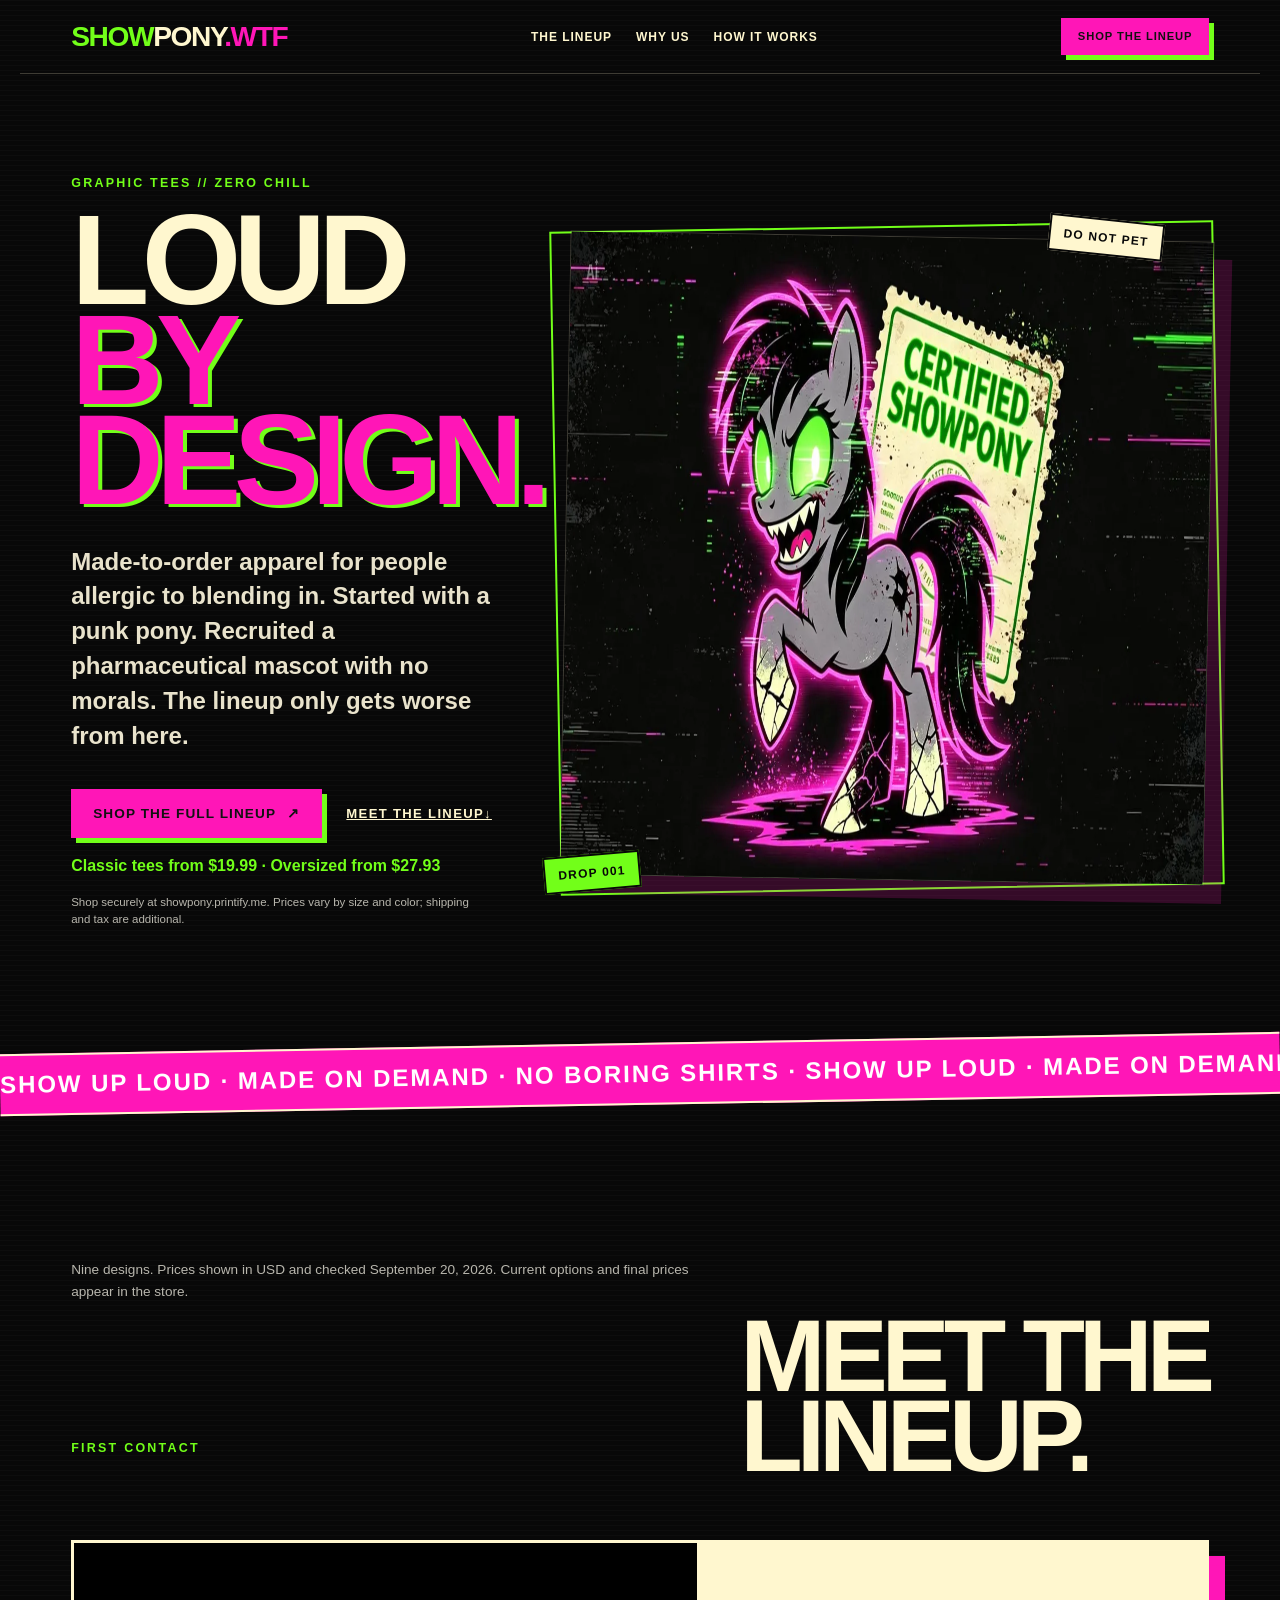
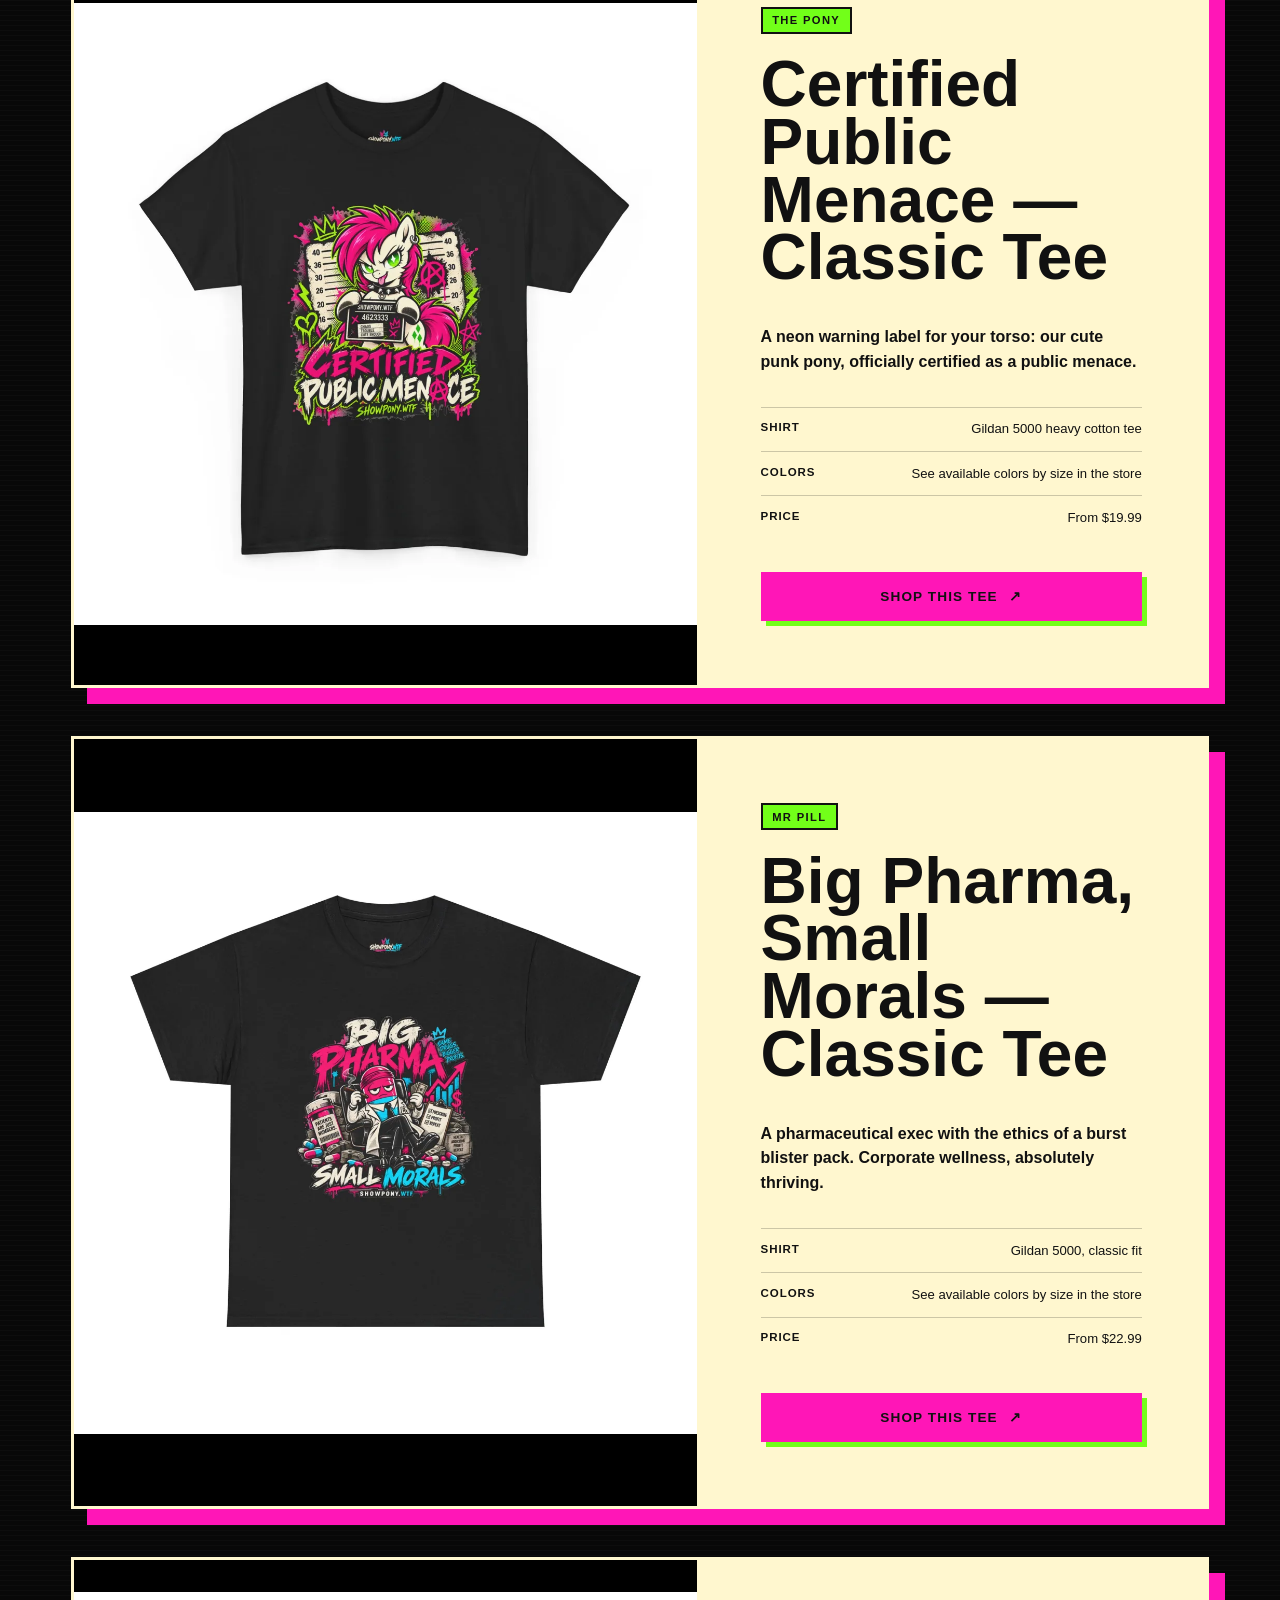
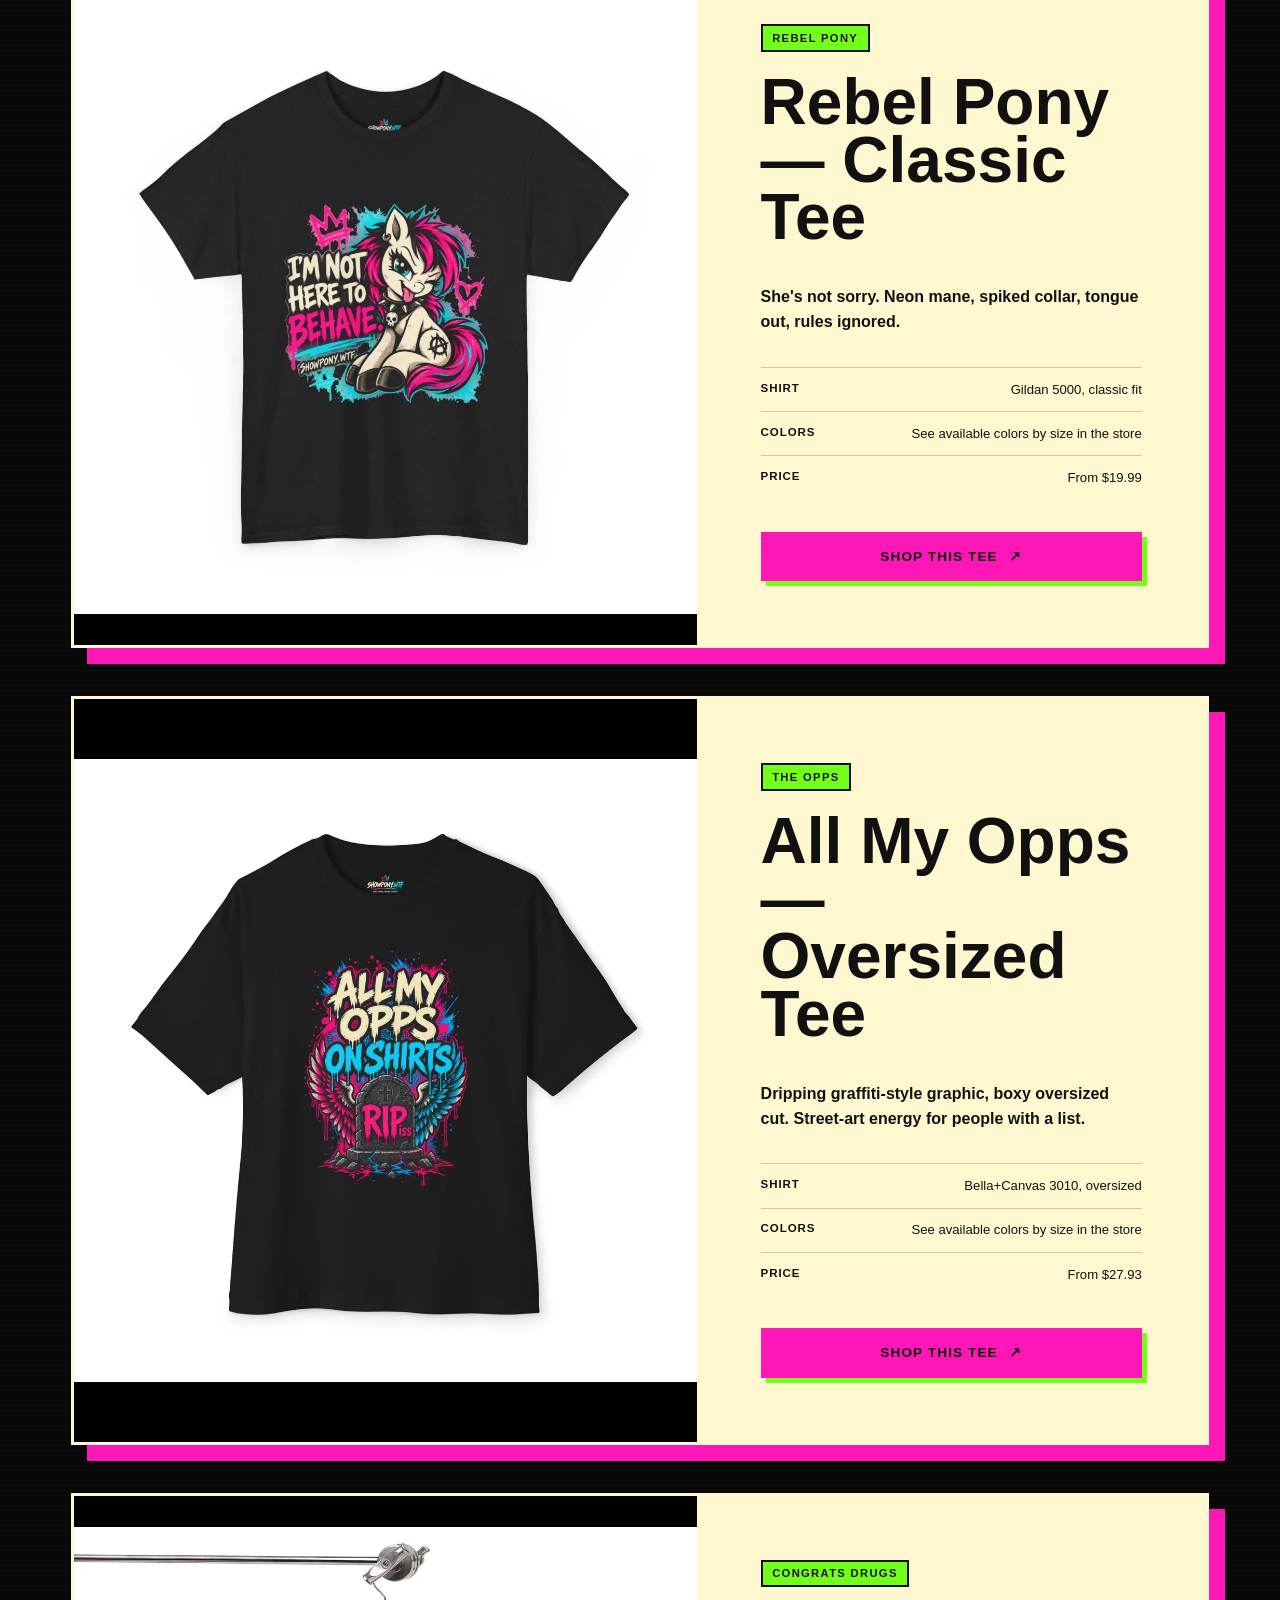
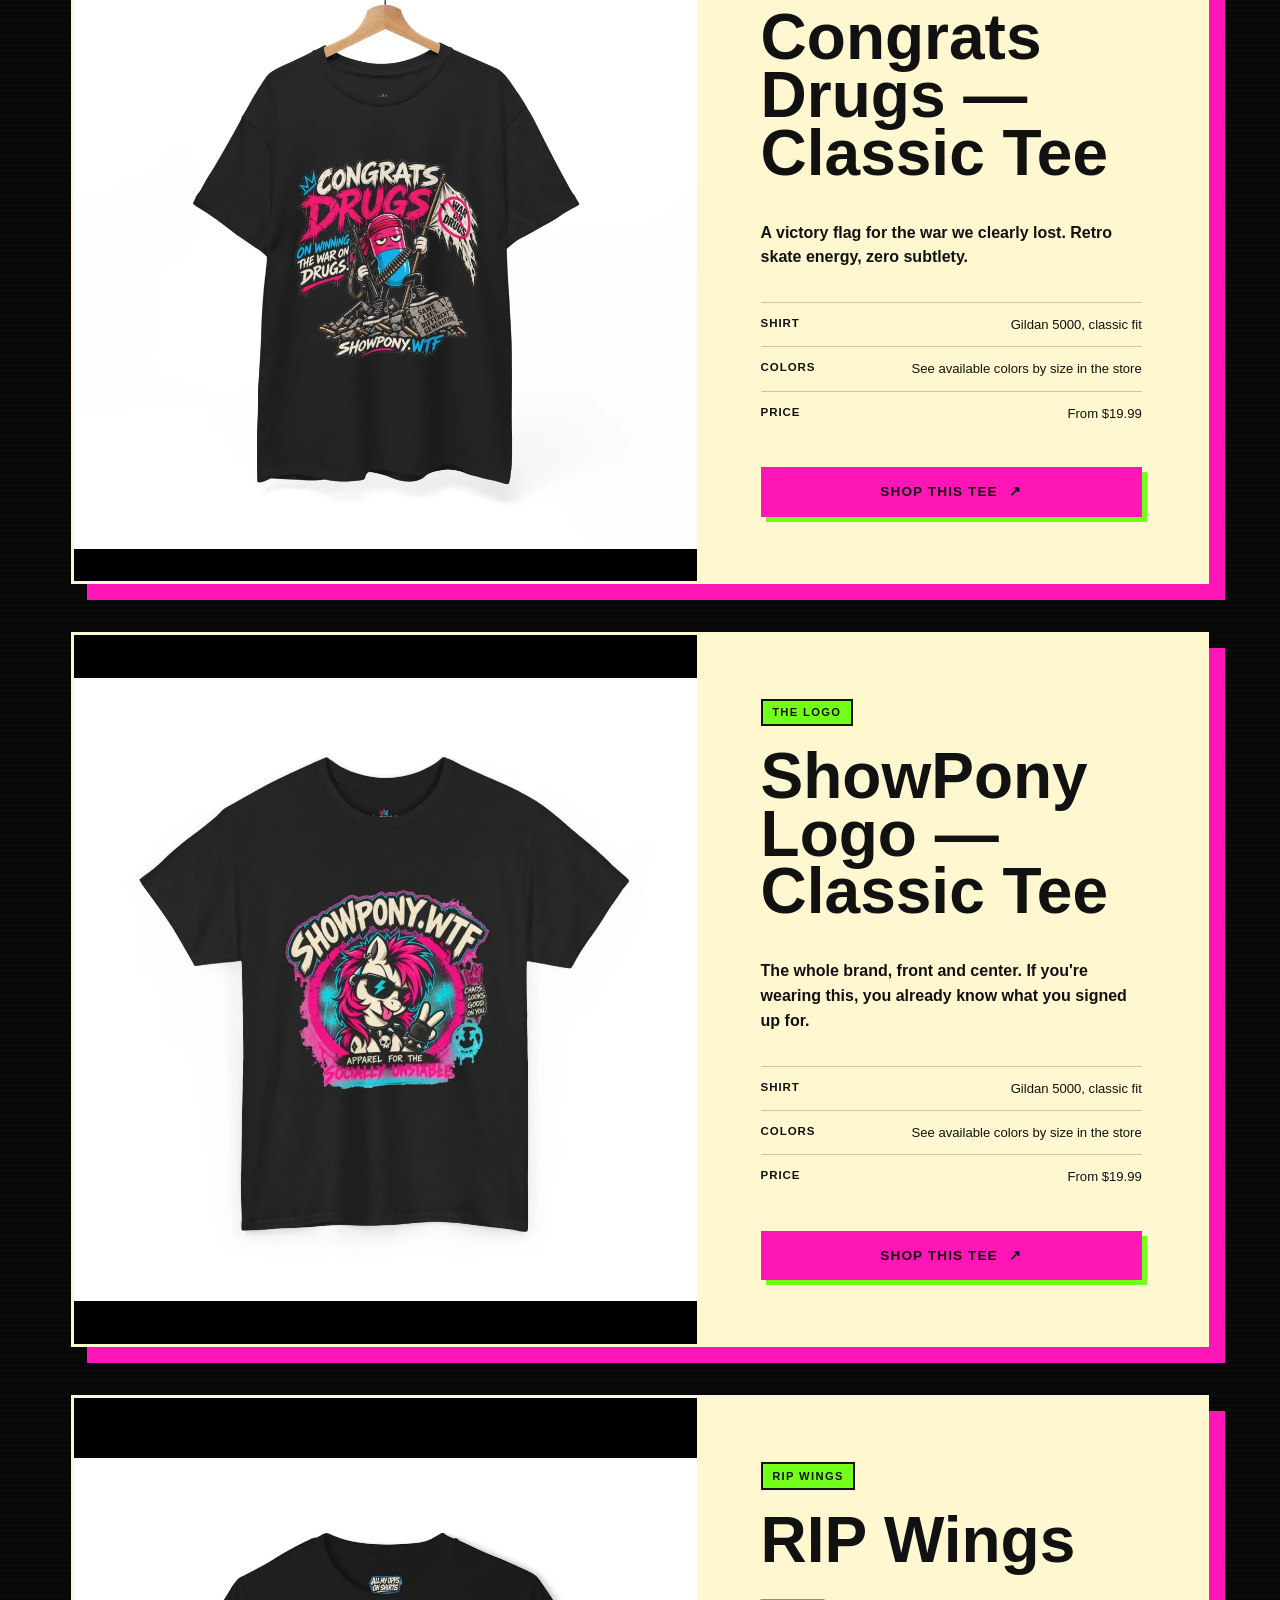
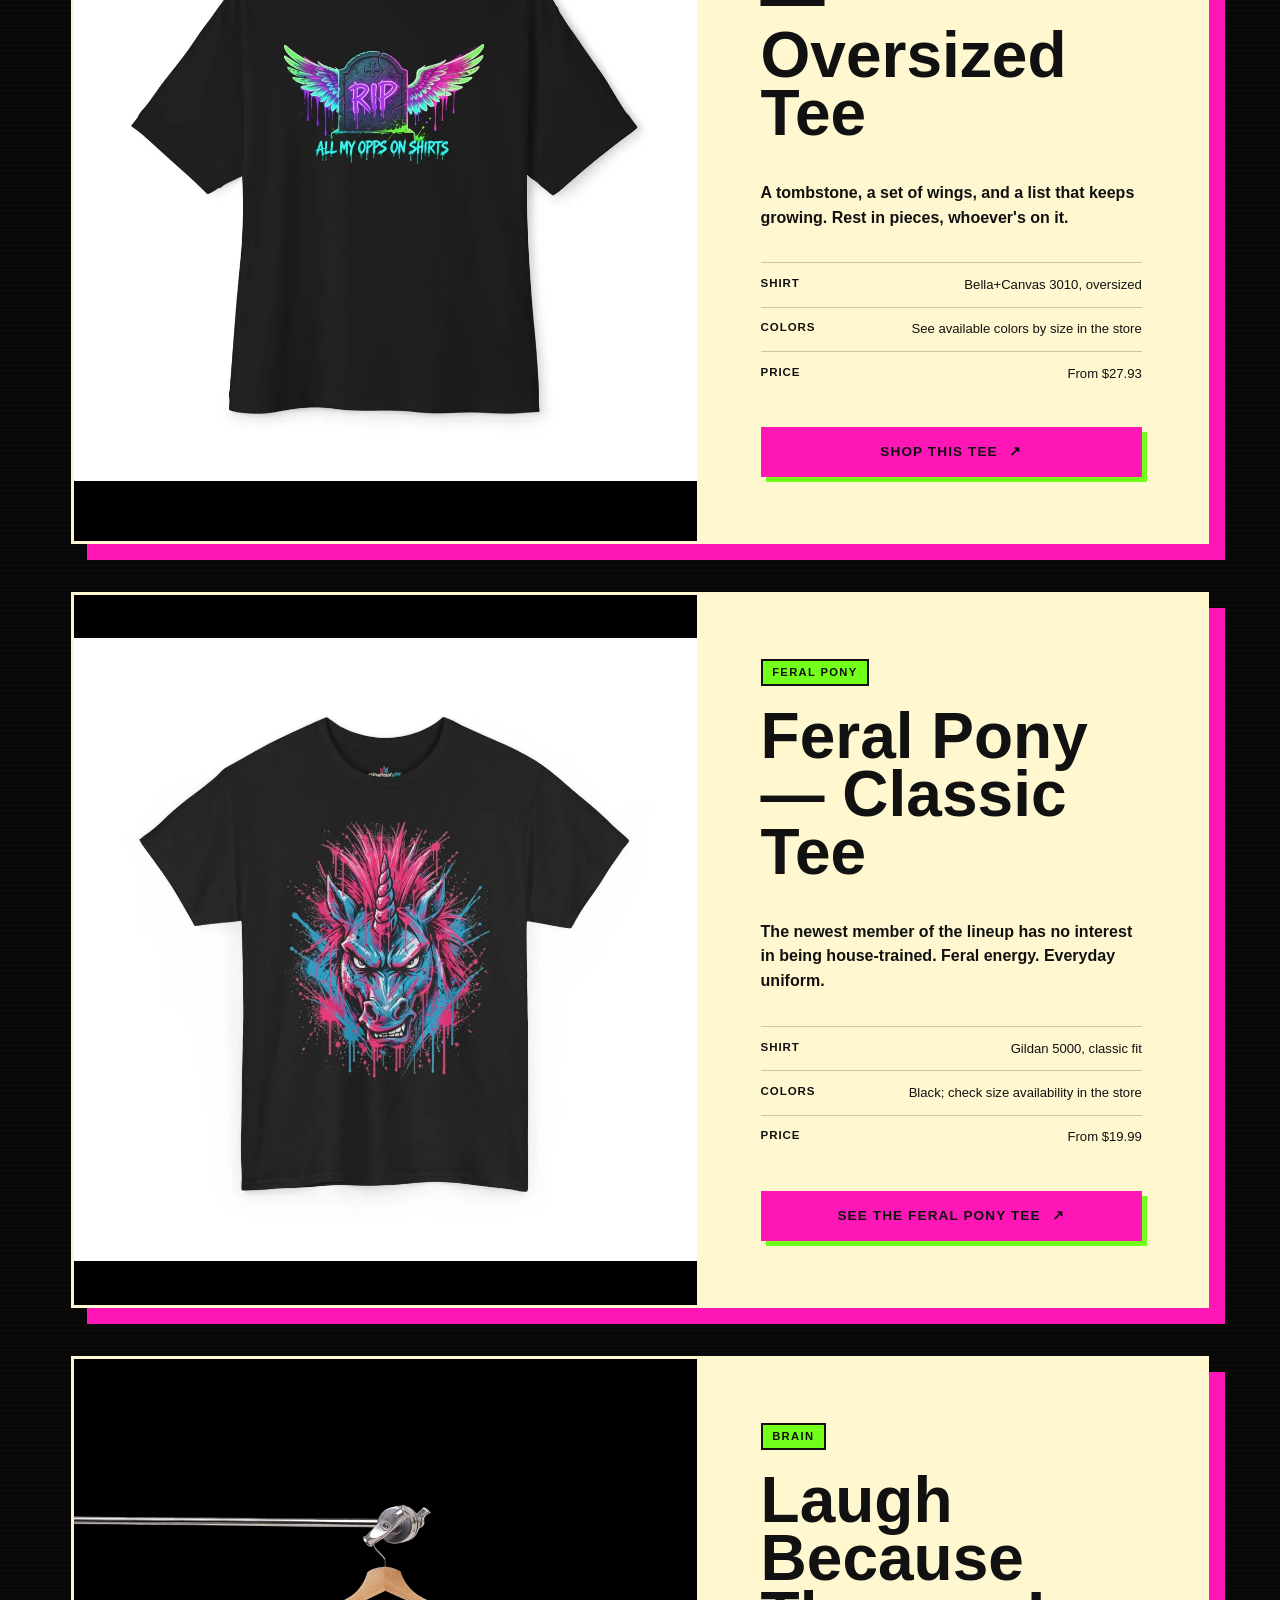
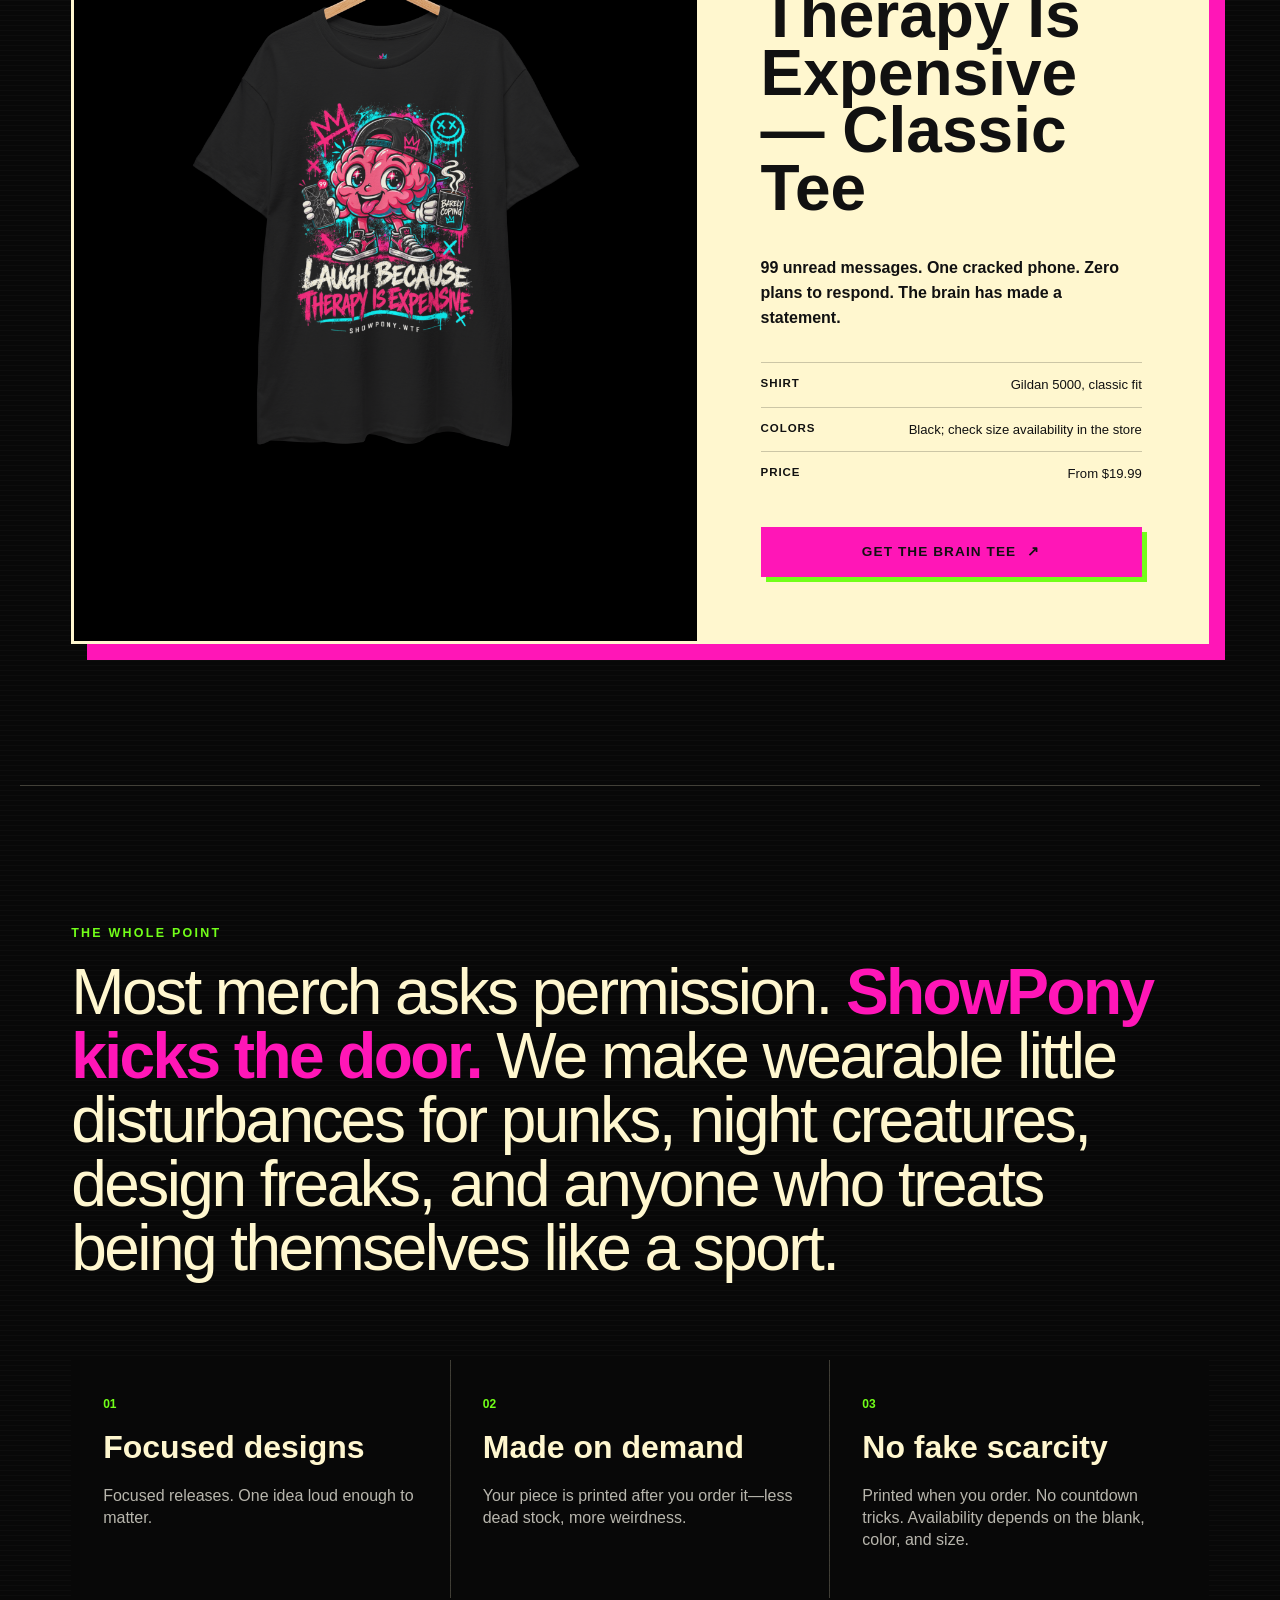
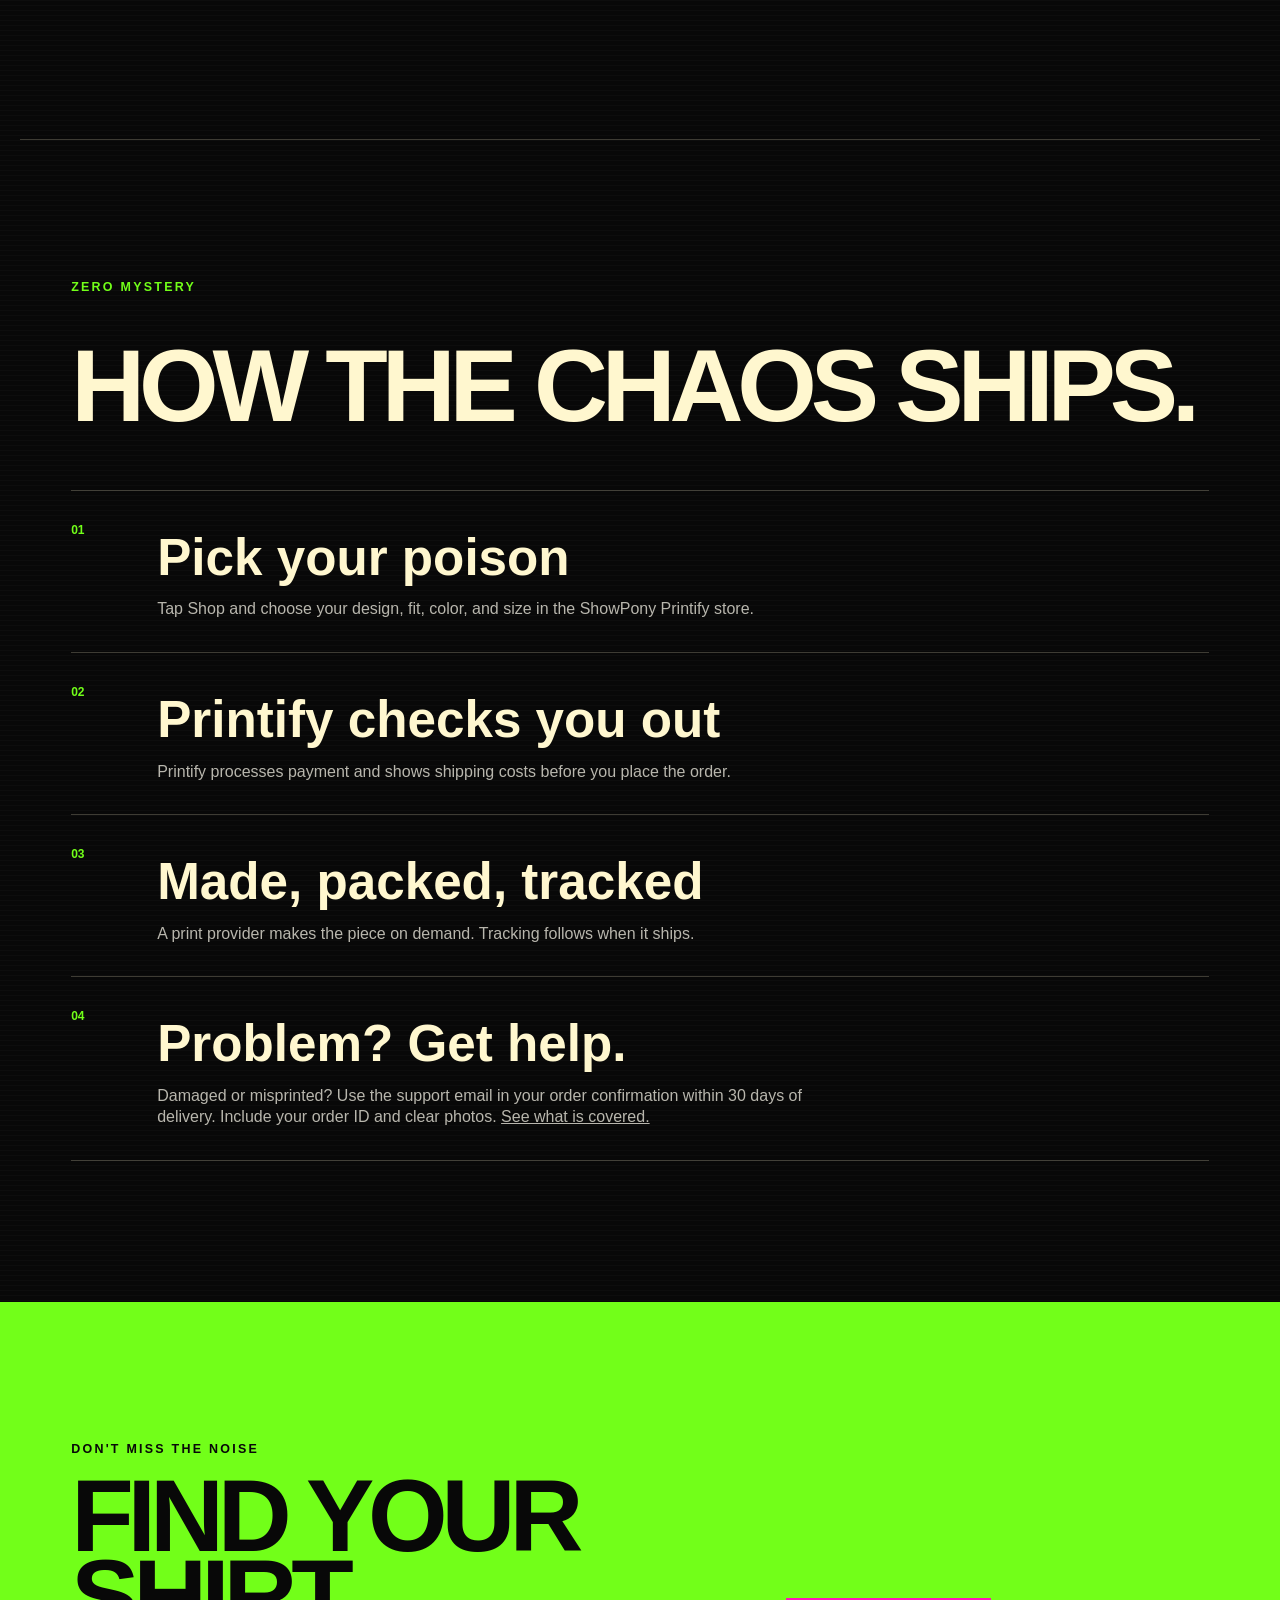
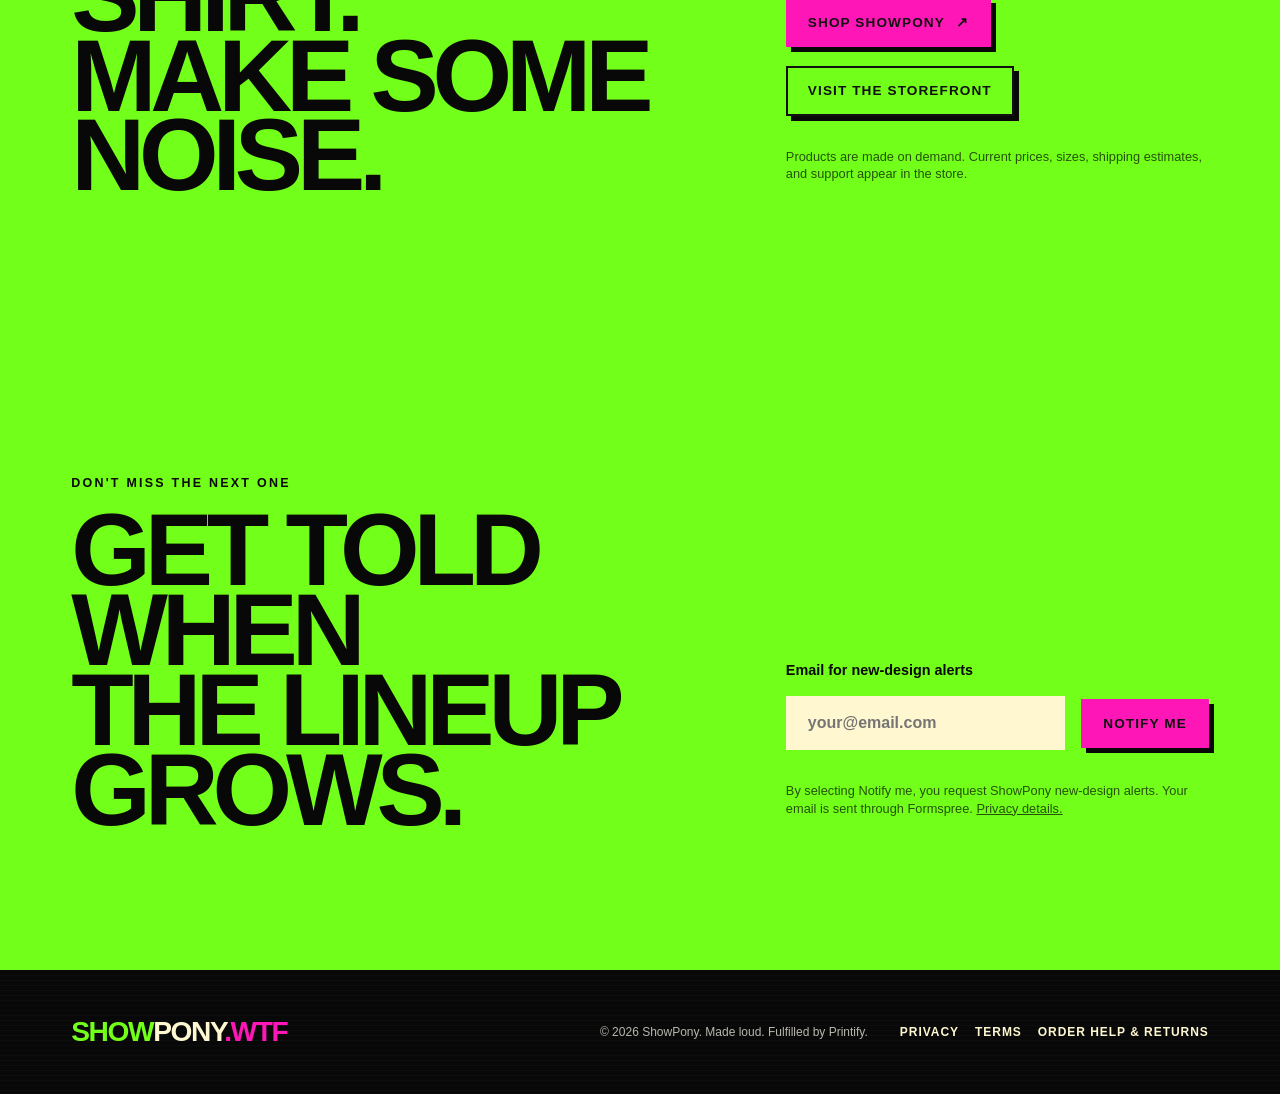
<file: index.html>
<!doctype html>
<html lang="en">
<head>
<meta charset="utf-8">
<meta name="viewport" content="width=device-width, initial-scale=1">
<meta name="theme-color" content="#090909">
<meta name="description" content="ShowPony makes loud, made-to-order graphic tees for people allergic to blending in. Classic and oversized fits. Zero chill.">
<link rel="canonical" href="https://showpony.wtf/">
<meta property="og:type" content="website">
<meta property="og:url" content="https://showpony.wtf/">
<meta property="og:title" content="ShowPony — Loud by design">
<meta property="og:description" content="Made-to-order apparel for people allergic to blending in.">
<meta property="og:image" content="https://showpony.wtf/assets/showpony-logo-hero.png">
<meta name="twitter:card" content="summary_large_image">
<meta name="twitter:title" content="ShowPony — Loud by design">
<meta name="twitter:description" content="Made-to-order apparel for people allergic to blending in.">
<meta name="twitter:image" content="https://showpony.wtf/assets/showpony-logo-hero.png">
<title>ShowPony — Loud by design</title>
<link rel="preload" as="image" href="assets/showpony-logo-hero.webp" fetchpriority="high">
<link rel="icon" href="assets/favicon.svg" type="image/svg+xml">
<link rel="stylesheet" href="styles.css?v=20260919-1">
</head>
<body>
<a class="skip" href="#main">Skip to the drop</a>

<header class="site-header">
<a class="wordmark" href="#top" aria-label="ShowPony home"><span>SHOW</span>PONY<span class="dot">.WTF</span></a>
<nav aria-label="Primary navigation">
<a href="#drop">The lineup</a>
<a href="#story">Why us</a>
<a href="#how">How it works</a>
</nav>
<a class="button button-small shop-link" href="https://showpony.printify.me/products" target="_blank" rel="noopener">
<span class="shop-label-desktop">Shop the lineup</span>
<span class="shop-label-mobile">Shop</span>
</a>
</header>

<main id="main">
<section class="hero" id="top">
<div class="hero-copy">
<p class="eyebrow">GRAPHIC TEES // ZERO CHILL</p>
<h1>LOUD<br><span>BY DESIGN.</span></h1>
<p class="lede">Made-to-order apparel for people allergic to blending in. Started with a punk pony. Recruited a pharmaceutical mascot with no morals. The lineup only gets worse from here.</p>
<div class="hero-actions">
<a class="button shop-link" href="https://showpony.printify.me/products" target="_blank" rel="noopener">Shop the full lineup <span aria-hidden="true">↗</span></a>
<a class="text-link" href="#drop">Meet the lineup <span aria-hidden="true">↓</span></a>
</div>
<p class="hero-price">Classic tees from $19.99 · Oversized from $27.93</p>
<p class="micro">Shop securely at showpony.printify.me. Prices vary by size and color; shipping and tax are additional.</p>
</div>
<div class="hero-art">
<span class="sticker sticker-one" aria-hidden="true">DO NOT PET</span>
<img src="assets/showpony-logo-hero.webp" width="1600" height="1600" alt="SHOWPONY.WTF logo — apparel for the socially unstable" fetchpriority="high">
<span class="sticker sticker-two" aria-hidden="true">DROP 001</span>
</div>
</section>

<div class="ticker" aria-hidden="true"><div>SHOW UP LOUD · MADE ON DEMAND · NO BORING SHIRTS · SHOW UP LOUD · MADE ON DEMAND · NO BORING SHIRTS ·</div></div>

<section class="drop section" id="drop">
<p class="catalog-note">Nine designs. Prices shown in USD and checked September 20, 2026. Current options and final prices appear in the store.</p>
<div class="section-heading">
<p class="eyebrow">FIRST CONTACT</p>
<h2>Meet the<br>lineup.</h2>
</div>

<article class="product-card">
<div class="product-image"><img src="assets/public-menace-shirt.webp" width="1200" height="1200" alt="Certified Public Menace design on a black tee" loading="lazy"></div>
<div class="product-copy">
<span class="pill">THE PONY</span>
<h3>Certified Public Menace — Classic Tee</h3>
<p class="product-note">A neon warning label for your torso: our cute punk pony, officially certified as a public menace.</p>
<dl>
<div><dt>Shirt</dt><dd>Gildan 5000 heavy cotton tee</dd></div>
<div><dt>Colors</dt><dd>See available colors by size in the store</dd></div>
<div><dt>Price</dt><dd>From $19.99</dd></div>
</dl>
<a class="button button-wide shop-link" href="https://showpony.printify.me/product/31582048" target="_blank" rel="noopener">Shop this tee <span aria-hidden="true">↗</span></a>
</div>
</article>

<article class="product-card">
<div class="product-image"><img src="assets/big-pharma-shirt.webp" width="1200" height="1200" alt="Big Pharma, Small Morals design on a black tee" loading="lazy"></div>
<div class="product-copy">
<span class="pill">MR PILL</span>
<h3>Big Pharma, Small Morals — Classic Tee</h3>
<p class="product-note">A pharmaceutical exec with the ethics of a burst blister pack. Corporate wellness, absolutely thriving.</p>
<dl>
<div><dt>Shirt</dt><dd>Gildan 5000, classic fit</dd></div>
<div><dt>Colors</dt><dd>See available colors by size in the store</dd></div>
<div><dt>Price</dt><dd>From $22.99</dd></div>
</dl>
<a class="button button-wide shop-link" href="https://showpony.printify.me/product/31884855" target="_blank" rel="noopener">Shop this tee <span aria-hidden="true">↗</span></a>
</div>
</article>

<article class="product-card">
<div class="product-image"><img src="assets/rebel-pony-shirt.webp" width="1200" height="1200" alt="Rebel Pony design on a black tee" loading="lazy"></div>
<div class="product-copy">
<span class="pill">REBEL PONY</span>
<h3>Rebel Pony — Classic Tee</h3>
<p class="product-note">She's not sorry. Neon mane, spiked collar, tongue out, rules ignored.</p>
<dl>
<div><dt>Shirt</dt><dd>Gildan 5000, classic fit</dd></div>
<div><dt>Colors</dt><dd>See available colors by size in the store</dd></div>
<div><dt>Price</dt><dd>From $19.99</dd></div>
</dl>
<a class="button button-wide shop-link" href="https://showpony.printify.me/product/32042566" target="_blank" rel="noopener">Shop this tee <span aria-hidden="true">↗</span></a>
</div>
</article>

<article class="product-card">
<div class="product-image"><img src="assets/all-my-opps-shirt.webp" width="1200" height="1200" alt="All My Opps design on a black oversized tee" loading="lazy"></div>
<div class="product-copy">
<span class="pill">THE OPPS</span>
<h3>All My Opps — Oversized Tee</h3>
<p class="product-note">Dripping graffiti-style graphic, boxy oversized cut. Street-art energy for people with a list.</p>
<dl>
<div><dt>Shirt</dt><dd>Bella+Canvas 3010, oversized</dd></div>
<div><dt>Colors</dt><dd>See available colors by size in the store</dd></div>
<div><dt>Price</dt><dd>From $27.93</dd></div>
</dl>
<a class="button button-wide shop-link" href="https://showpony.printify.me/product/31884344" target="_blank" rel="noopener">Shop this tee <span aria-hidden="true">↗</span></a>
</div>
</article>

<article class="product-card">
<div class="product-image"><img src="assets/congrats-drugs-shirt.webp" width="1200" height="1200" alt="Congrats Drugs design on a black tee" loading="lazy"></div>
<div class="product-copy">
<span class="pill">CONGRATS DRUGS</span>
<h3>Congrats Drugs — Classic Tee</h3>
<p class="product-note">A victory flag for the war we clearly lost. Retro skate energy, zero subtlety.</p>
<dl>
<div><dt>Shirt</dt><dd>Gildan 5000, classic fit</dd></div>
<div><dt>Colors</dt><dd>See available colors by size in the store</dd></div>
<div><dt>Price</dt><dd>From $19.99</dd></div>
</dl>
<a class="button button-wide shop-link" href="https://showpony.printify.me/product/31885323" target="_blank" rel="noopener">Shop this tee <span aria-hidden="true">↗</span></a>
</div>
</article>

<article class="product-card">
<div class="product-image"><img src="assets/showpony-logo-shirt.webp" width="1200" height="1200" alt="ShowPony logo design on a black tee" loading="lazy"></div>
<div class="product-copy">
<span class="pill">THE LOGO</span>
<h3>ShowPony Logo — Classic Tee</h3>
<p class="product-note">The whole brand, front and center. If you're wearing this, you already know what you signed up for.</p>
<dl>
<div><dt>Shirt</dt><dd>Gildan 5000, classic fit</dd></div>
<div><dt>Colors</dt><dd>See available colors by size in the store</dd></div>
<div><dt>Price</dt><dd>From $19.99</dd></div>
</dl>
<a class="button button-wide shop-link" href="https://showpony.printify.me/product/32042751" target="_blank" rel="noopener">Shop this tee <span aria-hidden="true">↗</span></a>
</div>
</article>

<article class="product-card">
<div class="product-image"><img src="assets/rip-wings-shirt.webp" width="1200" height="1200" alt="RIP Wings design on a black oversized tee" loading="lazy"></div>
<div class="product-copy">
<span class="pill">RIP WINGS</span>
<h3>RIP Wings — Oversized Tee</h3>
<p class="product-note">A tombstone, a set of wings, and a list that keeps growing. Rest in pieces, whoever's on it.</p>
<dl>
<div><dt>Shirt</dt><dd>Bella+Canvas 3010, oversized</dd></div>
<div><dt>Colors</dt><dd>See available colors by size in the store</dd></div>
<div><dt>Price</dt><dd>From $27.93</dd></div>
</dl>
<a class="button button-wide shop-link" href="https://showpony.printify.me/product/31632917" target="_blank" rel="noopener">Shop this tee <span aria-hidden="true">↗</span></a>
</div>
</article>

<article class="product-card">
<div class="product-image"><img src="assets/feral-pony-shirt.webp" width="1200" height="1200" alt="Feral Pony design on a black tee" loading="lazy"></div>
<div class="product-copy">
<span class="pill">FERAL PONY</span>
<h3>Feral Pony — Classic Tee</h3>
<p class="product-note">The newest member of the lineup has no interest in being house-trained. Feral energy. Everyday uniform.</p>
<dl><div><dt>Shirt</dt><dd>Gildan 5000, classic fit</dd></div><div><dt>Colors</dt><dd>Black; check size availability in the store</dd></div><div><dt>Price</dt><dd>From $19.99</dd></div></dl>
<a class="button button-wide shop-link" href="https://showpony.printify.me/product/32158500" target="_blank" rel="noopener">See the Feral Pony tee <span aria-hidden="true">↗</span></a>
</div></article>

<article class="product-card">
<div class="product-image"><img src="assets/brain-therapy-shirt.webp" width="1200" height="1200" alt="Laugh Because Therapy Is Expensive brain design" loading="lazy"></div>
<div class="product-copy">
<span class="pill">BRAIN</span>
<h3>Laugh Because Therapy Is Expensive — Classic Tee</h3>
<p class="product-note">99 unread messages. One cracked phone. Zero plans to respond. The brain has made a statement.</p>
<dl><div><dt>Shirt</dt><dd>Gildan 5000, classic fit</dd></div><div><dt>Colors</dt><dd>Black; check size availability in the store</dd></div><div><dt>Price</dt><dd>From $19.99</dd></div></dl>
<a class="button button-wide shop-link" href="https://showpony.printify.me/product/32191111" target="_blank" rel="noopener">Get the brain tee <span aria-hidden="true">↗</span></a>
</div></article>
</section>

<section class="manifesto section" id="story">
<p class="eyebrow">THE WHOLE POINT</p>
<p class="manifesto-copy">Most merch asks permission. <strong>ShowPony kicks the door.</strong> We make wearable little disturbances for punks, night creatures, design freaks, and anyone who treats being themselves like a sport.</p>
<div class="values">
<article><span>01</span><h3>Focused designs</h3><p>Focused releases. One idea loud enough to matter.</p></article>
<article><span>02</span><h3>Made on demand</h3><p>Your piece is printed after you order it—less dead stock, more weirdness.</p></article>
<article><span>03</span><h3>No fake scarcity</h3><p>Printed when you order. No countdown tricks. Availability depends on the blank, color, and size.</p></article>
</div>
</section>

<section class="how section" id="how">
<div class="section-heading"><p class="eyebrow">ZERO MYSTERY</p><h2>How the chaos ships.</h2></div>
<ol class="steps">
<li><span>01</span><div><h3>Pick your poison</h3><p>Tap Shop and choose your design, fit, color, and size in the ShowPony Printify store.</p></div></li>
<li><span>02</span><div><h3>Printify checks you out</h3><p>Printify processes payment and shows shipping costs before you place the order.</p></div></li>
<li><span>03</span><div><h3>Made, packed, tracked</h3><p>A print provider makes the piece on demand. Tracking follows when it ships.</p></div></li>
<li><span>04</span><div><h3>Problem? Get help.</h3><p>Damaged or misprinted? Use the support email in your order confirmation within 30 days of delivery. Include your order ID and clear photos. <a href="returns.html">See what is covered.</a></p></div></li>
</ol>
</section>

<section class="cta section" id="shop">
<div><p class="eyebrow">DON'T MISS THE NOISE</p><h2>Find your shirt.<br>Make some noise.</h2></div>
<div class="cta-actions">
<a class="button shop-link" href="https://showpony.printify.me/products" target="_blank" rel="noopener">Shop ShowPony <span aria-hidden="true">↗</span></a>
<a class="button button-ghost" href="https://showpony.printify.me/" target="_blank" rel="noopener">Visit the storefront</a>
<p>Products are made on demand. Current prices, sizes, shipping estimates, and support appear in the store.</p>
</div>
</section>
</main>
<section class="cta section" id="notify">
<div><p class="eyebrow">DON'T MISS THE NEXT ONE</p><h2>Get told when<br>the lineup grows.</h2></div>
<div class="cta-actions">
<form action="https://formspree.io/f/xrpbgkkz" method="POST" style="display:flex;gap:1rem;flex-wrap:wrap;align-items:center">
<label class="signup-label" for="signup-email">Email for new-design alerts</label>
<input id="signup-email" autocomplete="email" aria-describedby="signup-note" type="email" name="email" placeholder="your@email.com" required style="flex:1;min-width:220px;padding:1rem 1.25rem;background:var(--cream);color:var(--ink);border:2px solid var(--cream);font:700 1rem Arial,sans-serif">
<button type="submit" class="button">Notify me</button>
</form>
<p id="signup-note">By selecting Notify me, you request ShowPony new-design alerts. Your email is sent through Formspree. <a href="privacy.html">Privacy details.</a></p>
</div>
</section>
<footer>
<a class="wordmark" href="#top"><span>SHOW</span>PONY<span class="dot">.WTF</span></a>
<p>© <span id="year">2026</span> ShowPony. Made loud. Fulfilled by Printify.</p>
<div><a href="privacy.html">Privacy</a><a href="terms.html">Terms</a><a href="returns.html">Order help &amp; returns</a></div>
</footer>

<script src="script.js"></script>
</body>
</html>
</file>
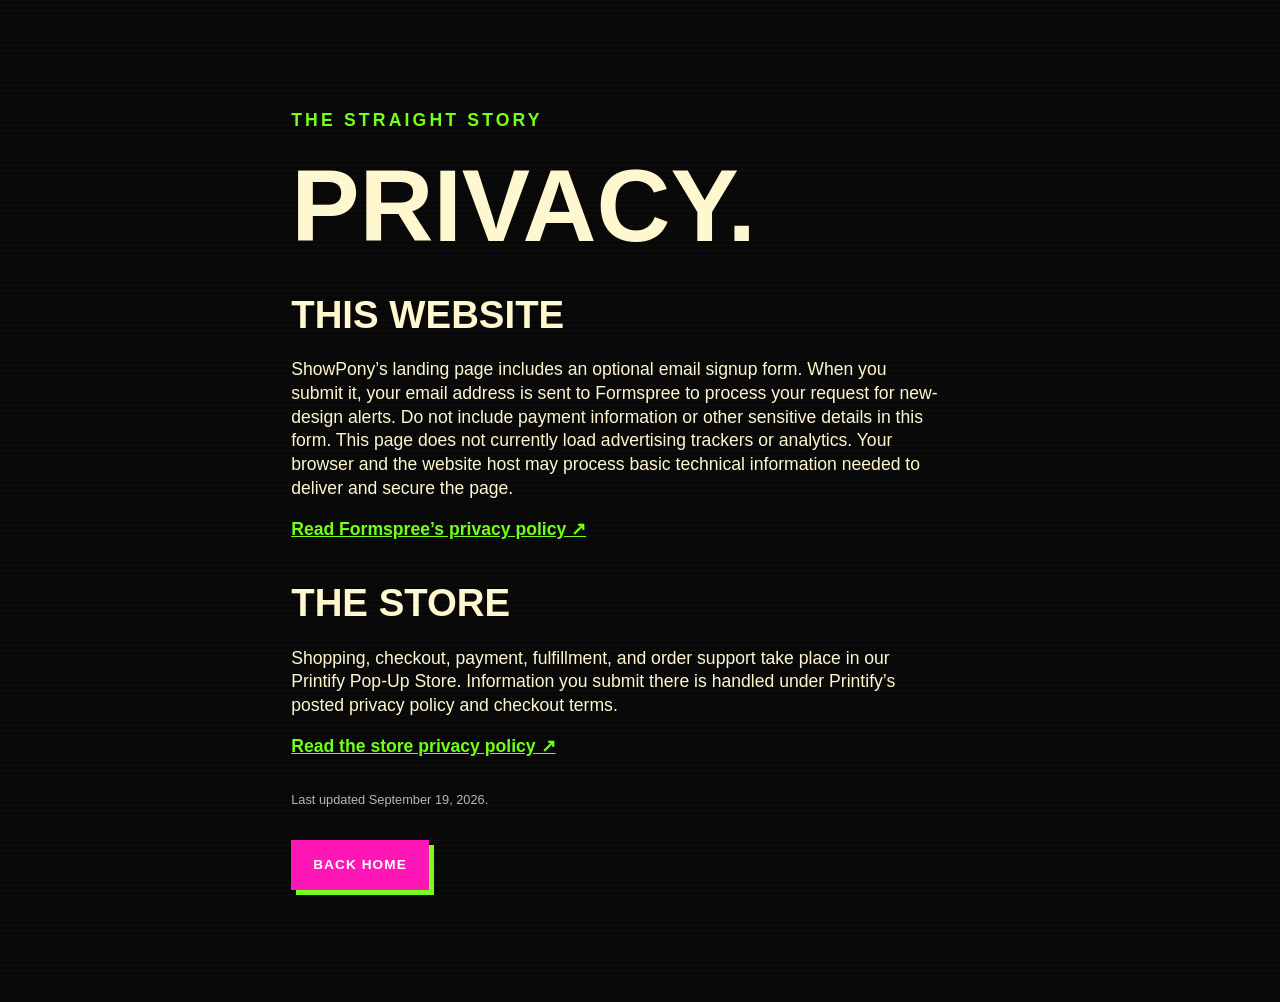
<file: privacy.html>
<!doctype html><html lang="en"><head><meta charset="utf-8"><meta name="viewport" content="width=device-width,initial-scale=1"><meta name="description" content="Privacy information for the ShowPony website and store."><title>Privacy — ShowPony</title><link rel="stylesheet" href="styles.css"></head><body><main class="placeholder-page policy-page"><p class="eyebrow">THE STRAIGHT STORY</p><h1>PRIVACY.</h1><h2>This website</h2><p>ShowPony’s landing page includes an optional email signup form. When you submit it, your email address is sent to Formspree to process your request for new-design alerts. Do not include payment information or other sensitive details in this form. This page does not currently load advertising trackers or analytics. Your browser and the website host may process basic technical information needed to deliver and secure the page.</p><p><a href="https://formspree.io/legal/privacy-policy/" target="_blank" rel="noopener">Read Formspree’s privacy policy ↗</a></p><h2>The store</h2><p>Shopping, checkout, payment, fulfillment, and order support take place in our Printify Pop-Up Store. Information you submit there is handled under Printify’s posted privacy policy and checkout terms.</p><p><a href="https://showpony.printify.me/privacy-policy" target="_blank" rel="noopener">Read the store privacy policy ↗</a></p><p class="policy-updated">Last updated September 19, 2026.</p><a class="button" href="index.html">Back home</a></main></body></html>
</file>
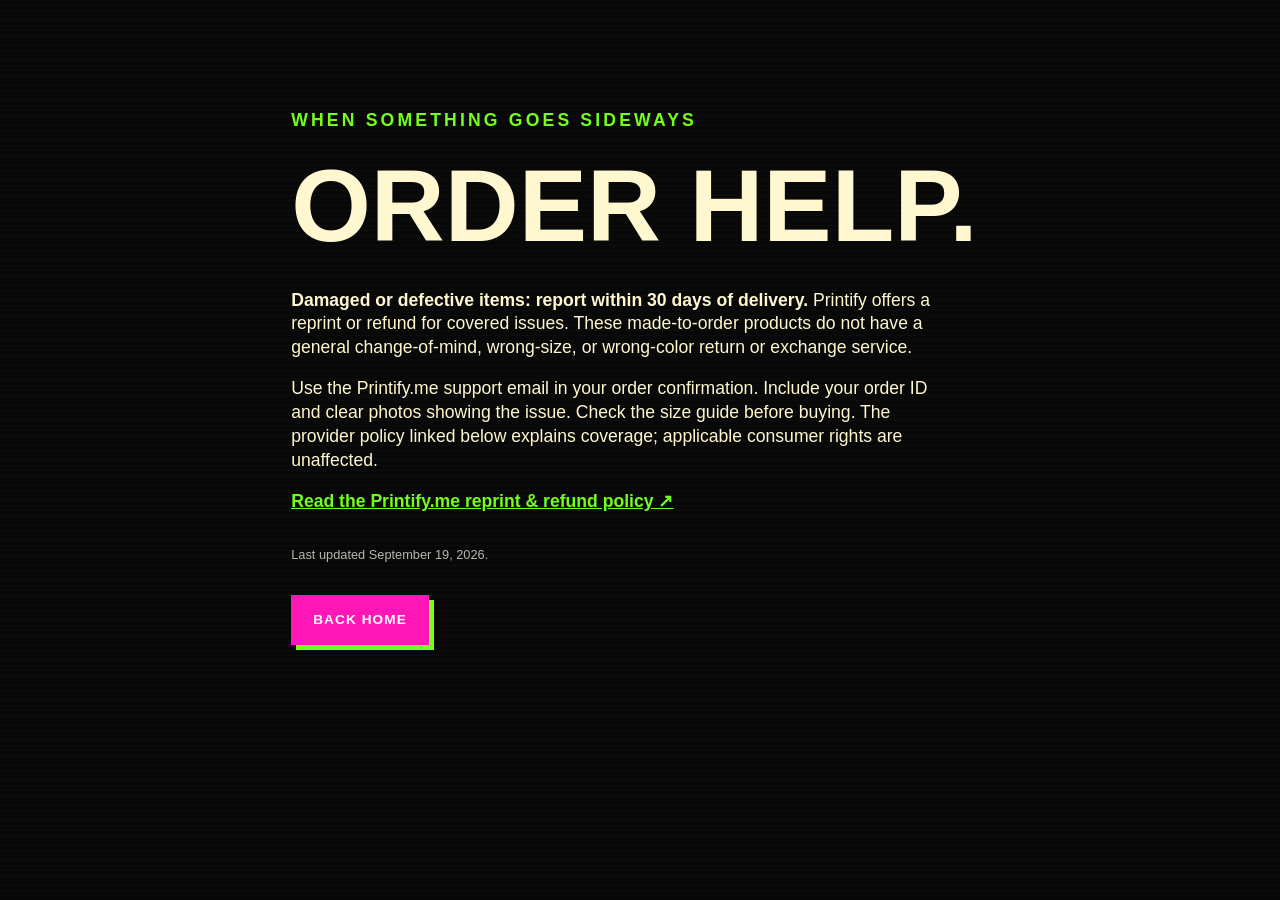
<file: returns.html>
<!doctype html><html lang="en"><head><meta charset="utf-8"><meta name="viewport" content="width=device-width,initial-scale=1"><meta name="description" content="Returns and order-support information for ShowPony purchases."><title>Returns — ShowPony</title><link rel="stylesheet" href="styles.css"></head><body><main class="placeholder-page policy-page"><p class="eyebrow">WHEN SOMETHING GOES SIDEWAYS</p><h1>ORDER HELP.</h1><p><strong>Damaged or defective items: report within 30 days of delivery.</strong> Printify offers a reprint or refund for covered issues. These made-to-order products do not have a general change-of-mind, wrong-size, or wrong-color return or exchange service.</p><p>Use the Printify.me support email in your order confirmation. Include your order ID and clear photos showing the issue. Check the size guide before buying. The provider policy linked below explains coverage; applicable consumer rights are unaffected.</p><p><a href="https://help.printify.com/hc/en-us/articles/12058723812369-What-is-the-Printify-me-reprint-refund-policy" target="_blank" rel="noopener">Read the Printify.me reprint &amp; refund policy ↗</a></p><p class="policy-updated">Last updated September 19, 2026.</p><a class="button" href="index.html">Back home</a></main></body></html>
</file>
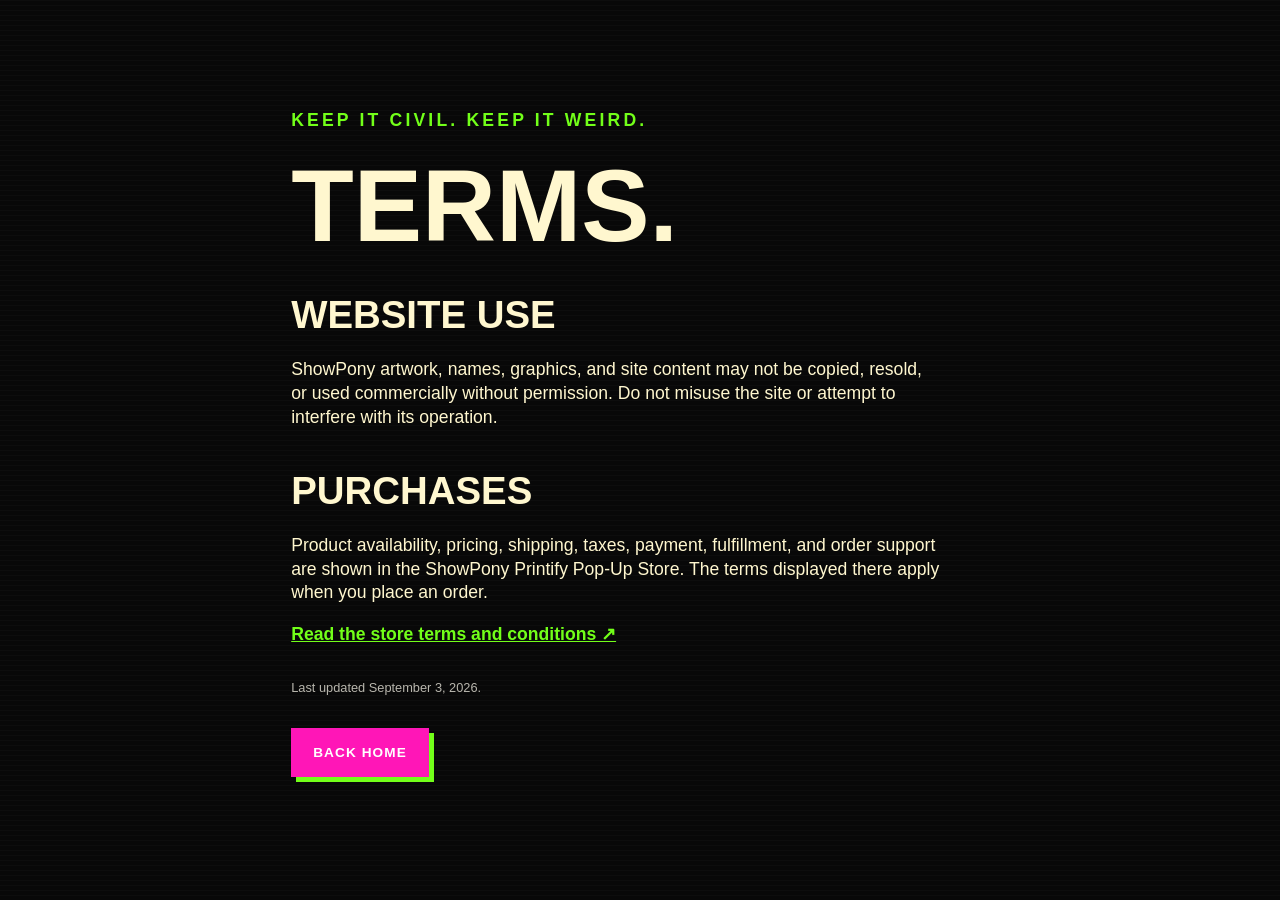
<file: terms.html>
<!doctype html><html lang="en"><head><meta charset="utf-8"><meta name="viewport" content="width=device-width,initial-scale=1"><meta name="description" content="Terms for using the ShowPony website and purchasing from the ShowPony store."><title>Terms — ShowPony</title><link rel="stylesheet" href="styles.css"></head><body><main class="placeholder-page policy-page"><p class="eyebrow">KEEP IT CIVIL. KEEP IT WEIRD.</p><h1>TERMS.</h1><h2>Website use</h2><p>ShowPony artwork, names, graphics, and site content may not be copied, resold, or used commercially without permission. Do not misuse the site or attempt to interfere with its operation.</p><h2>Purchases</h2><p>Product availability, pricing, shipping, taxes, payment, fulfillment, and order support are shown in the ShowPony Printify Pop-Up Store. The terms displayed there apply when you place an order.</p><p><a href="https://showpony.printify.me/terms-and-conditions" target="_blank" rel="noopener">Read the store terms and conditions ↗</a></p><p class="policy-updated">Last updated September 3, 2026.</p><a class="button" href="index.html">Back home</a></main></body></html>
</file>
<file: styles.css>
:root{--black:#080808;--ink:#111;--cream:#fff7cf;--magenta:#ff16b7;--lime:#72ff19;--muted:#b8b6ad;--line:rgba(255,247,207,.22);--max:1240px;--pad:clamp(1.1rem,4vw,3.5rem)}
*{box-sizing:border-box}html{scroll-behavior:smooth;overflow-x:clip}body{margin:0;background:var(--black);color:var(--cream);font-family:Arial Narrow,Impact,Haettenschweiler,sans-serif;line-height:1.35;overflow-x:clip;background-image:linear-gradient(rgba(255,255,255,.018) 1px,transparent 1px);background-size:100% 5px}a{color:inherit}img{display:block;max-width:100%;height:auto}.skip{position:fixed;z-index:100;top:.5rem;left:.5rem;transform:translateY(-160%);background:var(--cream);color:var(--ink);padding:.7rem 1rem}.skip:focus{transform:none}.launch-note{background:var(--lime);color:var(--black);font:800 .75rem/1 Arial,sans-serif;letter-spacing:.12em;text-align:center;padding:.55rem var(--pad)}.site-header{max-width:var(--max);margin:auto;padding:1.1rem var(--pad);display:flex;align-items:center;justify-content:space-between;gap:2rem;border-bottom:1px solid var(--line)}.wordmark{font-weight:900;font-size:clamp(1.1rem,2.2vw,1.8rem);letter-spacing:-.05em;text-decoration:none}.wordmark span{color:var(--lime)}.wordmark .dot{color:var(--magenta)}nav{display:flex;gap:1.5rem}nav a,footer a{font-family:Arial,sans-serif;font-weight:700;font-size:.75rem;text-transform:uppercase;letter-spacing:.08em;text-decoration:none}nav a:hover,nav a:focus-visible,footer a:hover,footer a:focus-visible{color:var(--lime)}.hero{max-width:var(--max);margin:auto;min-height:720px;padding:clamp(3rem,8vw,7rem) var(--pad);display:grid;grid-template-columns:minmax(0,.8fr) minmax(440px,1.2fr);gap:clamp(2rem,5vw,5rem);align-items:center}.eyebrow{font:900 .78rem/1 Arial,sans-serif;letter-spacing:.18em;color:var(--lime);margin:0 0 1.3rem}.hero h1,.section h2{font-size:clamp(4.5rem,10vw,9.7rem);line-height:.78;letter-spacing:-.06em;margin:0;text-transform:uppercase}.hero h1 span{color:var(--magenta);text-shadow:4px 3px 0 var(--lime)}.lede{max-width:37rem;font:700 clamp(1.05rem,2vw,1.5rem)/1.45 Arial,sans-serif;margin:2.2rem 0;color:#e9e3cc}.hero-actions{display:flex;align-items:center;gap:1.5rem;flex-wrap:wrap}.button{display:inline-flex;justify-content:center;align-items:center;gap:.7rem;background:var(--magenta);color:white;text-decoration:none;text-transform:uppercase;font:900 .85rem/1 Arial,sans-serif;letter-spacing:.08em;padding:1rem 1.25rem;border:2px solid var(--magenta);box-shadow:5px 5px 0 var(--lime);transition:transform .15s,box-shadow .15s}.button:hover,.button:focus-visible{transform:translate(3px,3px);box-shadow:2px 2px 0 var(--lime)}.button-small{padding:.7rem .9rem;font-size:.7rem}.button-wide{width:100%}.button-ghost{background:transparent;border-color:var(--cream);box-shadow:5px 5px 0 var(--cream)}.text-link{font:800 .82rem/1 Arial,sans-serif;text-transform:uppercase;letter-spacing:.1em}.micro{font:400 .72rem/1.5 Arial,sans-serif;color:var(--muted);max-width:25rem}.hero-art{position:relative;transform:rotate(1deg)}.hero-art:before{content:"";position:absolute;inset:-10px;border:2px solid var(--lime);transform:rotate(-2deg);z-index:-1}.hero-art img{border:1px solid var(--line);box-shadow:18px 18px 0 rgba(255,22,183,.18)}.sticker{position:absolute;z-index:2;background:var(--cream);color:var(--black);padding:.6rem .8rem;font:900 .75rem Arial,sans-serif;letter-spacing:.1em;border:2px solid var(--black)}.sticker-one{top:-1.3rem;right:8%;transform:rotate(5deg)}.sticker-two{bottom:-1rem;left:-1rem;background:var(--lime);transform:rotate(-6deg)}.ticker{border-block:2px solid var(--cream);background:var(--magenta);color:#fff;overflow:hidden;white-space:nowrap;transform:rotate(-1deg);width:102%;margin-left:-1%}.ticker div{font-size:1.5rem;font-weight:900;letter-spacing:.08em;padding:.8rem 0;animation:ticker 24s linear infinite}@keyframes ticker{to{transform:translateX(-50%)}}.section{max-width:var(--max);margin:auto;padding:clamp(5rem,11vw,10rem) var(--pad)}.section-heading{display:flex;align-items:flex-end;justify-content:space-between;gap:2rem;margin-bottom:4rem}.section h2{font-size:clamp(3.5rem,8vw,7.5rem)}.drop .section-heading h2{max-width:900px}.product-card{display:grid;grid-template-columns:1.1fr .9fr;background:var(--cream);color:var(--ink);border:3px solid var(--cream);box-shadow:16px 16px 0 var(--magenta)}.product-image{background:#000;display:grid;place-items:center}.product-image img{width:100%;height:100%;object-fit:cover}.product-copy{padding:clamp(1.5rem,5vw,4rem);display:flex;flex-direction:column;justify-content:center}.pill{align-self:flex-start;background:var(--lime);border:2px solid var(--ink);padding:.35rem .6rem;font:900 .7rem Arial,sans-serif;letter-spacing:.12em}.product-copy h3{font-size:clamp(2.3rem,5vw,4.8rem);line-height:.9;margin:1.4rem 0}.product-note{font:700 1rem/1.55 Arial,sans-serif}.product-copy dl{margin:1rem 0 2rem;font-family:Arial,sans-serif}.product-copy dl div{display:flex;justify-content:space-between;gap:1rem;border-top:1px solid rgba(0,0,0,.2);padding:.8rem 0}.product-copy dt{font-weight:800;text-transform:uppercase;font-size:.72rem;letter-spacing:.08em}.product-copy dd{margin:0;text-align:right;font-size:.82rem}.manifesto{border-top:1px solid var(--line)}.manifesto-copy{font-size:clamp(2rem,5vw,5rem);line-height:1;letter-spacing:-.04em;max-width:1100px;margin:0 0 5rem}.manifesto-copy strong{color:var(--magenta)}.values{display:grid;grid-template-columns:repeat(3,1fr);gap:1px;background:var(--line)}.values article{background:var(--black);padding:2rem}.values span,.steps>li>span{font:900 .75rem Arial,sans-serif;color:var(--lime)}.values h3{font-size:2rem;margin:.8rem 0}.values p,.steps p,.cta p{font-family:Arial,sans-serif;color:var(--muted)}.how{border-top:1px solid var(--line)}.how .section-heading{align-items:flex-start;flex-direction:column}.steps{list-style:none;padding:0;margin:0;border-top:1px solid var(--line)}.steps li{display:grid;grid-template-columns:70px 1fr;gap:1rem;border-bottom:1px solid var(--line);padding:2rem 0}.steps h3{font-size:clamp(1.7rem,4vw,3.6rem);margin:0}.steps p{margin:.4rem 0 0;max-width:700px}.cta{background:var(--lime);color:var(--black);max-width:none;padding-inline:max(var(--pad),calc((100% - var(--max))/2 + var(--pad)));display:grid;grid-template-columns:1fr .65fr;gap:4rem;align-items:end}.cta .eyebrow{color:var(--black)}.cta-actions{display:flex;flex-direction:column;align-items:flex-start;gap:1.2rem}.cta-actions p{color:rgba(0,0,0,.68);font-size:.8rem}.cta .button{box-shadow:5px 5px 0 var(--black)}footer{max-width:var(--max);margin:auto;padding:2.5rem var(--pad);display:grid;grid-template-columns:1fr auto auto;gap:2rem;align-items:center}footer p{font:400 .75rem Arial,sans-serif;color:var(--muted)}footer div{display:flex;gap:1rem}.placeholder-page{min-height:70vh;max-width:800px;margin:auto;padding:7rem var(--pad)}.placeholder-page h1{font-size:clamp(3rem,8vw,7rem);line-height:.85;margin:0}.placeholder-page p{font-family:Arial,sans-serif;font-size:1.1rem;max-width:600px}.placeholder-page .eyebrow{margin-bottom:2rem}
@media(max-width:850px){nav{display:none}.site-header .button-small{display:none}.hero{grid-template-columns:1fr;min-height:0;padding-top:4rem}.hero-art{order:-1}.product-card,.cta{grid-template-columns:1fr}.values{grid-template-columns:1fr}.section-heading{display:block}footer{grid-template-columns:1fr}footer div{flex-wrap:wrap}.cta{gap:2.5rem}}@media(max-width:520px){.hero h1{font-size:22vw}.hero{padding-bottom:5rem}.hero-art{margin:0 .4rem}.hero-actions{align-items:flex-start;flex-direction:column}.section{padding-block:5rem}.product-copy dl div{display:block}.product-copy dd{text-align:left;margin-top:.25rem}.steps li{grid-template-columns:42px 1fr}.launch-note{font-size:.62rem}.ticker div{font-size:1.05rem}}@media(prefers-reduced-motion:reduce){html{scroll-behavior:auto}.ticker div{animation:none}.button{transition:none}}
.world{border-top:1px solid var(--line)}.world .section-heading{align-items:flex-start}.world-intro{font:700 1rem/1.6 Arial,sans-serif;color:var(--muted);max-width:390px;margin:0}.world-grid{display:grid;grid-template-columns:1fr 1fr;gap:clamp(1rem,3vw,2.5rem)}.world-card{margin:0;overflow:hidden;background:#050505;border:2px solid var(--cream);box-shadow:10px 10px 0 var(--magenta)}.world-card:nth-child(2){margin-top:clamp(2rem,7vw,7rem);box-shadow:10px 10px 0 var(--lime)}.world-card img{width:100%;aspect-ratio:4/5;object-fit:cover;object-position:center 38%}.world-card figcaption{font:900 .78rem/1.25 Arial,sans-serif;letter-spacing:.08em;text-transform:uppercase;padding:1rem;background:var(--cream);color:var(--ink)}
@media(max-width:850px){.world .section-heading{display:block}.world-intro{margin-top:1.5rem}.world-grid{grid-template-columns:1fr}.world-card:nth-child(2){margin-top:1rem}}
.policy-page h1{margin-bottom:2.5rem}.policy-page h2{font-size:clamp(1.5rem,4vw,2.4rem);margin:2.2rem 0 .5rem;text-transform:uppercase}.policy-page p{max-width:650px}.policy-page a:not(.button){color:var(--lime);font-weight:800}.policy-updated{color:var(--muted);font-size:.8rem!important;margin:2rem 0}

/* Responsive QA fixes */
.shop-label-mobile{display:none}
.text-link,footer div a{display:inline-flex;align-items:center;min-height:44px}
.ticker{width:100%;margin-left:0}
@media(max-width:850px){.site-header{gap:.75rem}.site-header .button-small{display:inline-flex;min-height:44px;padding:.65rem .75rem;box-shadow:3px 3px 0 var(--lime)}.shop-label-desktop{display:none}.shop-label-mobile{display:inline}}

/* September 2026 catalog and signup fixes */
.hero-price{font:700 1rem/1.5 Arial,sans-serif;color:var(--lime)}.catalog-note{font:400 .85rem/1.6 Arial,sans-serif;color:var(--muted);max-width:650px}.product-card+.product-card{margin-top:3rem}.product-card-text{grid-template-columns:1fr}.signup-label{flex-basis:100%;font:700 .9rem/1.4 Arial,sans-serif}.cta form{width:100%}.cta input{max-width:100%;min-width:0!important;width:100%}.cta .button-ghost{color:var(--ink);border-color:var(--ink)}.product-card .button,.hero .button,.site-header .button,.cta .button:not(.button-ghost){color:var(--ink)}.hero-art img{aspect-ratio:1}.product-image img{object-fit:contain}a:focus-visible,button:focus-visible,input:focus-visible{outline:3px solid var(--lime);outline-offset:4px}.cta a:focus-visible,.cta button:focus-visible,.cta input:focus-visible{outline-color:var(--ink)}
@media(max-width:850px){.hero-art{order:0}.hero{padding-top:2.5rem}.hero h1{font-size:clamp(3.5rem,17vw,7rem)}.lede{margin:1.4rem 0}}
</file>
